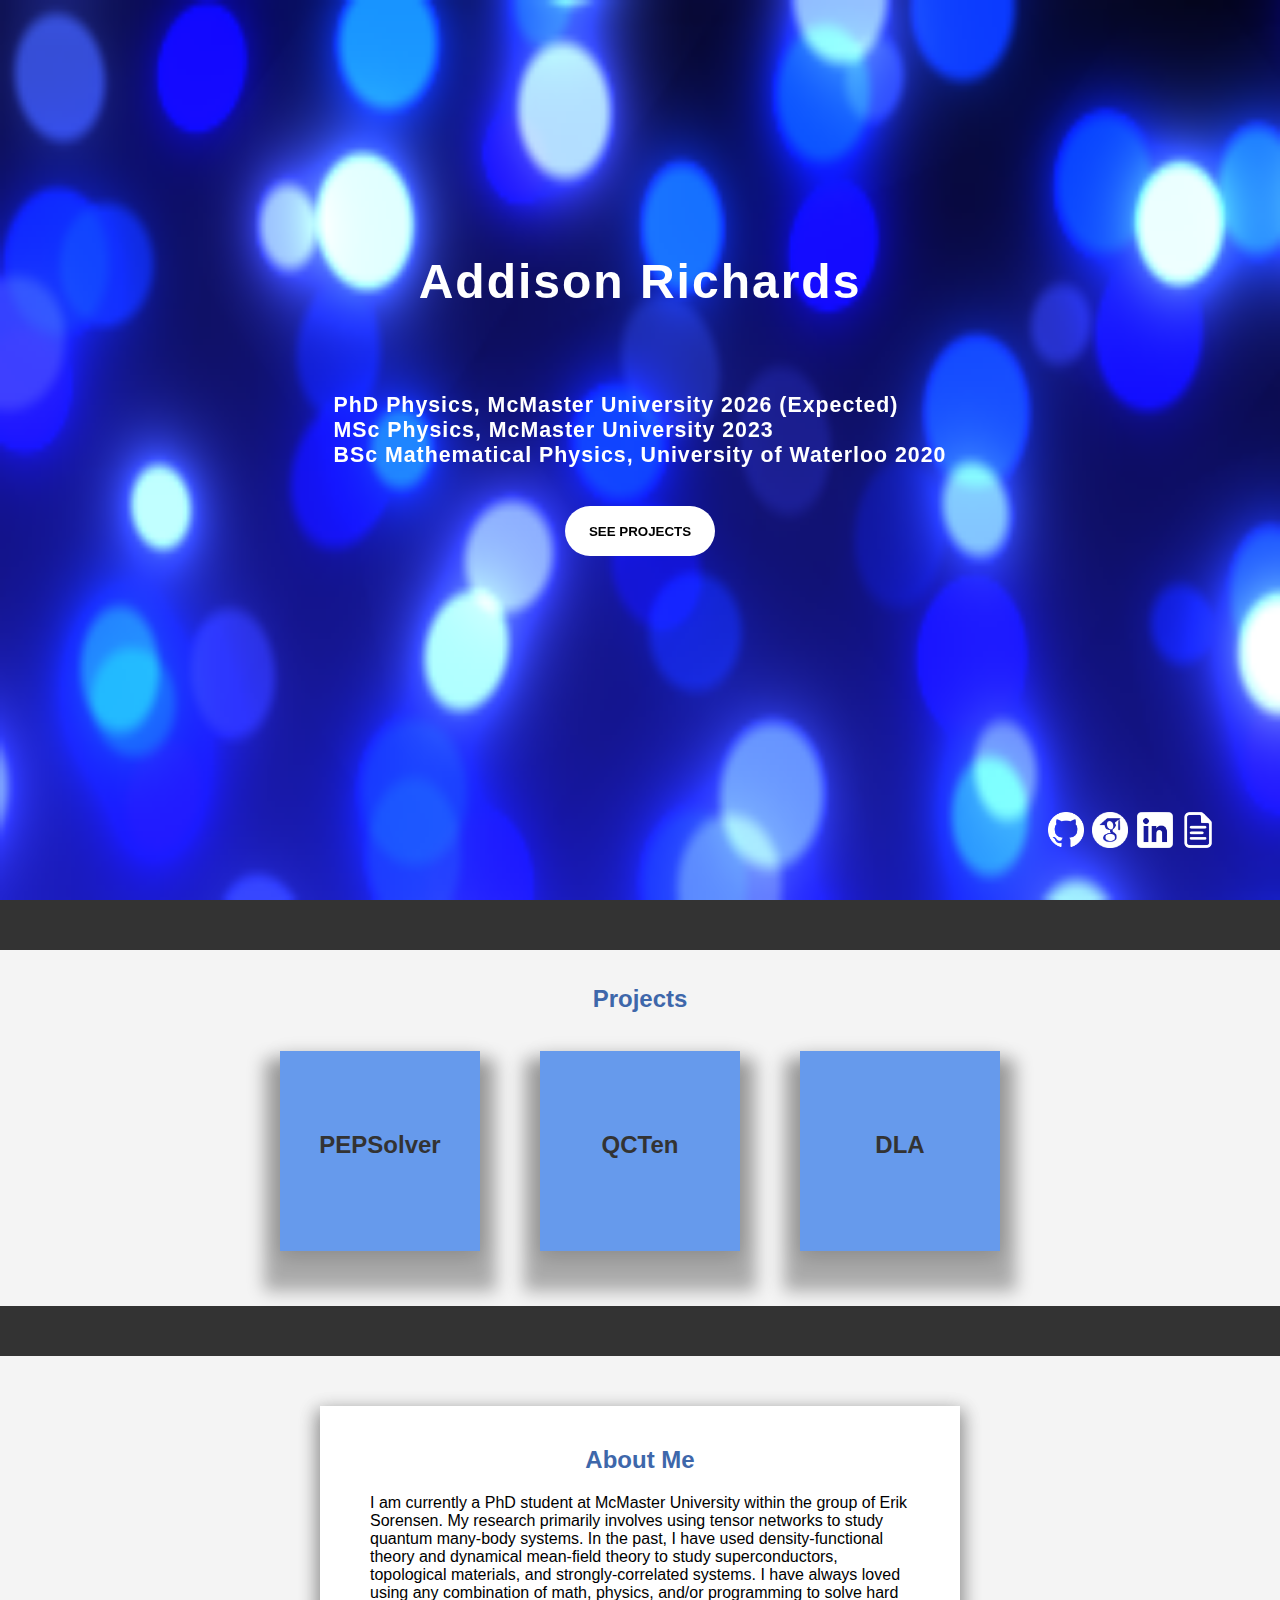
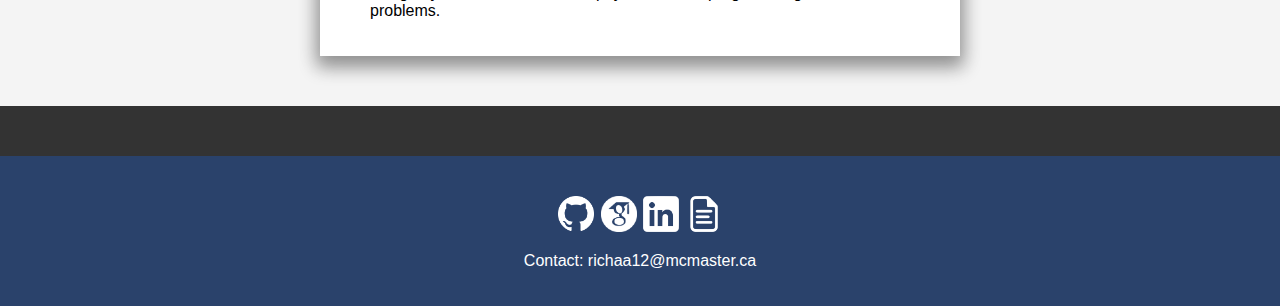
<file: index.html>
<!DOCTYPE html>
<html>

<head>
  <meta charset="UTF-8">
  <link href="https://fonts.googleapis.com/css2?family=Audiowide&display=swap" rel="stylesheet">
  <title> Addison Richards - Projects </title>
  <link rel="stylesheet" type="text/css" href="css/index.css">
  <meta name="viewport" content="width=device-width, initial-scale=1">
</head>

<body>
  <canvas id="c" style="width: 100vw; height: 100vh;"></canvas>
  <script src="js/bokeh.js"></script>
  <div>
    <div style="
      top:5%; 
      left: 5%; 
      color:white; 
      position: absolute; 
      font-size: 24pt; 
      font-family: 'Audiowide', cursive;
      cursor: default;
      user-select: none;">
      <b> <!--ADSR--></b>
    </div>
    <div style="
      display: flex;
      flex-direction: column;
      justify-content: center;
      align-items: center;
      gap: 4px;
      position: fixed;
      inset: 0px;
      width: 100vw;
      height: 50vh;
      max-width: 100vw;
      max-height: 100dvh;
      margin: auto;
      top:-10vh; 
      text-align: center; 
      color:rgb(255, 255, 255); 
      position: absolute; 
      font-size: 36pt; 
      font-family: Arial;
      cursor: default;
      user-select: none;
      background-color: #6699ec00;
      ">
      <b style="letter-spacing: 2px;">Addison Richards</b> <br>
      <p style="font-size: 16pt; letter-spacing: 1px; text-align: left;">
        <b>PhD Physics, McMaster University 2026 (Expected)</b><br>
        <b>MSc Physics, McMaster University 2023 </b><br>
        <b>BSc Mathematical Physics, University of Waterloo 2020</b><br>
      </p>
      <div style="display: flex; justify-content: center;">
        <a href="#projects">
          <div class="button">
            <p style="padding-top: 17.5px; font-weight: 800;">SEE PROJECTS</p>
          </div>
        </a>
      </div>
    </div>
    <div style="
      bottom:5%; 
      right: 5%; 
      color:white; 
      position: absolute; 
      font-size: 20pt;">
      <a href="https://github.com/adsrichards" target="_blank">
        <img title="GitHub" src="img/logos/png/GitHub-Mark-Light-64px.png"
          style="width:36px; height:auto; margin-right: 1px;"></img>
      </a>
      <a href="https://scholar.google.ca/citations?hl=en&user=NMetPUIAAAAJ&view_op=list_works&sortby=pubdate" target="_blank">
        <img title="Google Scholar" src="img/logos/png/scholar.png" style="width:36px; height:auto; margin-right: 1px;"></img>
      </a>
      <a href="https://www.linkedin.com/in/adsrichards/" target="_blank">
        <img title="LinkedIn" src="img/logos/png/LinkedIn.png" style="width:36px; height:auto;"></img>
      </a>
      <!--<a href="doc/Resume_ARichards_June_2020.pdf" target="_blank">-->
        <img title="Resume" src="img/logos/png/Resume.png" style="width:36px; height:auto;"></img>
      <!--</a>-->
    </div>
  </div>
  </div>

  <div class="spacer2"></div>

  <div id="projects" style="
      width:80%; 
      margin: 0 auto; 
      padding: 5px 0">
    <h2 class="title" style="margin-top: 30px; margin-bottom: 20px;">Projects</h2><br>
    <div id="projects" style="
      width:80%; 
      margin: 0 auto; 
      padding: 0px 0"> 
      <div class="thumb">
        <div id="projPEPSolver">
          <p style="margin-top: 60px; user-select: none;">PEPSolver</p>
        </div>
        <div id="projDLA">
          <p style="margin-top: 60px; user-select: none;">QCTen</p>
        </div>
        <div id="QCTen">
          <p style="margin-top: 60px; user-select: none;">DLA</p>
        </div>
      </div>
    </div>
  </div>

  <div class="spacer2"></div>

  <div style="
    display: flex; 
    flex-wrap: wrap;
    justify-content: space-around;">
    <div class="about-container">
      <h2 class="title">About Me</h2>
      <p>
        I am currently a PhD student at McMaster University within the group of Erik Sorensen. My research primarily involves using tensor 
        networks to study quantum many-body systems. In the past, I have used density-functional theory and dynamical mean-field theory to study 
        superconductors, topological materials, and strongly-correlated systems. I have always loved using any combination of math, physics, 
        and/or programming to solve hard problems.
      </p>
      <p>
      
      </p>
    </div>
  </div>

  <div id="modalVicsek" class="modal">
    <div class="modal-content" style="background-color: white;">
      <span class="close">&times;</span>
      <div style="display: flex; justify-content: space-between; flex-wrap: wrap;">
        <div style="width: 512px; height: 512px;">
          <video autoplay loop muted playsinline>
            <source src="mov/Vicsek.mp4" type="video/mp4">
          </video>
        </div>
        <div style="width: 400px; height: 412px; background-color: white; margin: 100px 20px 0px 20px; padding: 0px">
          <h2>Vicsek Model Simulation</h2>
          <p>
            Particle swarming simulation made with JavaScript and WebGL. Particles tend to follow the average
            direction of their nearby neighbours but fluctuate randomly depending on the level of noise.
            More information about the algorithm can be found
            <a href="https://en.wikipedia.org/wiki/Vicsek_model" target="_blank"
              style="color: rgb(57, 91, 158); text-decoration: none;">
              here</a>. See on CodePen for an interactive demo.
          </p>
          <div class="modal-buttons-container" style="position: relative; top: 40px;">
            <a href="Vicsek.html">
              <div class="modal-button">
                <p>Go to Demo Page</p>
              </div>
            </a>
            <a href="https://codepen.io/adsrichards/pen/JjYVZpV?editors=0010" target="_blank">
              <div class="modal-button">
                <p>See on CodePen</p>
              </div>
            </a>
          </div>
        </div>
      </div>
    </div>
  </div>

  <div id="modalBistable" class="modal">
    <div class="modal-content">
      <span class="close">&times;</span>
      <div style="display: flex; justify-content: space-between; flex-wrap: wrap;">
        <div style="width: 506px; height: 506px; border-style: solid; border-color: #474747;">
          <video autoplay loop muted playsinline>
            <source src="mov/Bistable.mp4" type="video/mp4">
          </video>
        </div>
        <div style="width: 400px; height: 442px; background-color: white; margin: 70px 20px 0px 20px; padding: 0px">
          <h2>Bistable Gene Expression</h2>
          <p>
            This is a demo of the stochastic gene expression model that I studied during one of my undergraduate 
            research projects at the University of Waterloo. I helped our group by implementing the Gillespie algorithm for this 
            model, using this method to generate a lot of data, and performing some statistical analysis. For more information, please see our 
            <a href="https://doi.org/10.1016/j.ifacol.2019.12.267" target="_blank"
            style="color: rgb(57, 91, 158); text-decoration: none;">
            conference paper</a>. The input control variable, u, can be adjusted in the simulation to demonstrate bistable switching.
          </p>
          <div class="modal-buttons-container" style="position: relative; top: 40px;">
            <a href="BistableGeneExpression.html">
              <div class="modal-button">
                <p>Go to Demo Page</p>
              </div>
            </a>
            <a href="https://codepen.io/adsrichards/pen/QWyWood" target="_blank">
              <div class="modal-button">
                <p>See on CodePen</p>
              </div>
            </a>
          </div>
        </div>
      </div>
    </div>
  </div>

  <div class="footer">
    <div class="spacer2"></div>
    <!--<p style="padding: 0; margin-bottom: 5px;"> <img src="img/logos/png/canada.png" style="width:72px; height:auto; margin-left: 1px; margin-right: 1px;"></img></p>-->
    <div style="position: relative; top: 20%; padding: 0px;">
      <a href="https://github.com/adsrichards" target="_blank">
        <img title="Github" src="img/logos/png/GitHub-Mark-Light-64px.png"
          style="width:36px; height:auto; margin-left: 1px; margin-right: 1px;"></img>
      </a>
      <a href="https://scholar.google.ca/citations?hl=en&user=NMetPUIAAAAJ&view_op=list_works&sortby=pubdate" target="_blank">
        <img title="Google Scholar" src="img/logos/png/scholar.png"
          style="width:36px; height:auto; margin-left: 1px; margin-right: 1px;"></img>
      </a>
      <a href="https://www.linkedin.com/in/adsrichards/" target="_blank">
        <img title="Linkedin" src="img/logos/png/LinkedIn.png"
          style="width:36px; height:auto; margin-left: 1px; margin-right: 1px;"></img>
      </a>
      <!--<a href="doc/Resume_ARichards_June_2020.pdf" target="_blank">-->
        <img title="Resume" src="img/logos/png/Resume.png" style="width:36px; height:auto; margin-left: 1px; margin-right: 1px;"></img>
      <!--</a>-->
      <p style="padding: 0; margin-bottom: 5px;"> Contact: richaa12@mcmaster.ca</p>
    </div>
  </div>


  <script>
    const modalVicsek = document.getElementById("modalVicsek");
    const projVicsek = document.getElementById("projVicsek");

    const modalBistable = document.getElementById("modalBistable");
    const projBistable = document.getElementById("projBistable");

    const span = document.getElementsByClassName("close");
    let currentModal;

    projVicsek.onclick = () => {
      currentModal = modalVicsek;
      currentModal.style.display = "block";
      spanIndex = 0;
      span[0].onclick = () => {
        currentModal.style.display = "none";
      }
    }

    projBistable.onclick = () => {
      currentModal = modalBistable;
      currentModal.style.display = "block";
      span[1].onclick = () => {
        currentModal.style.display = "none";
      }
    }

    window.onclick = (e) => {
      if (e.target == currentModal) {
        currentModal.style.display = "none";
      }
    }
  </script>


</body>

</html>
</file>
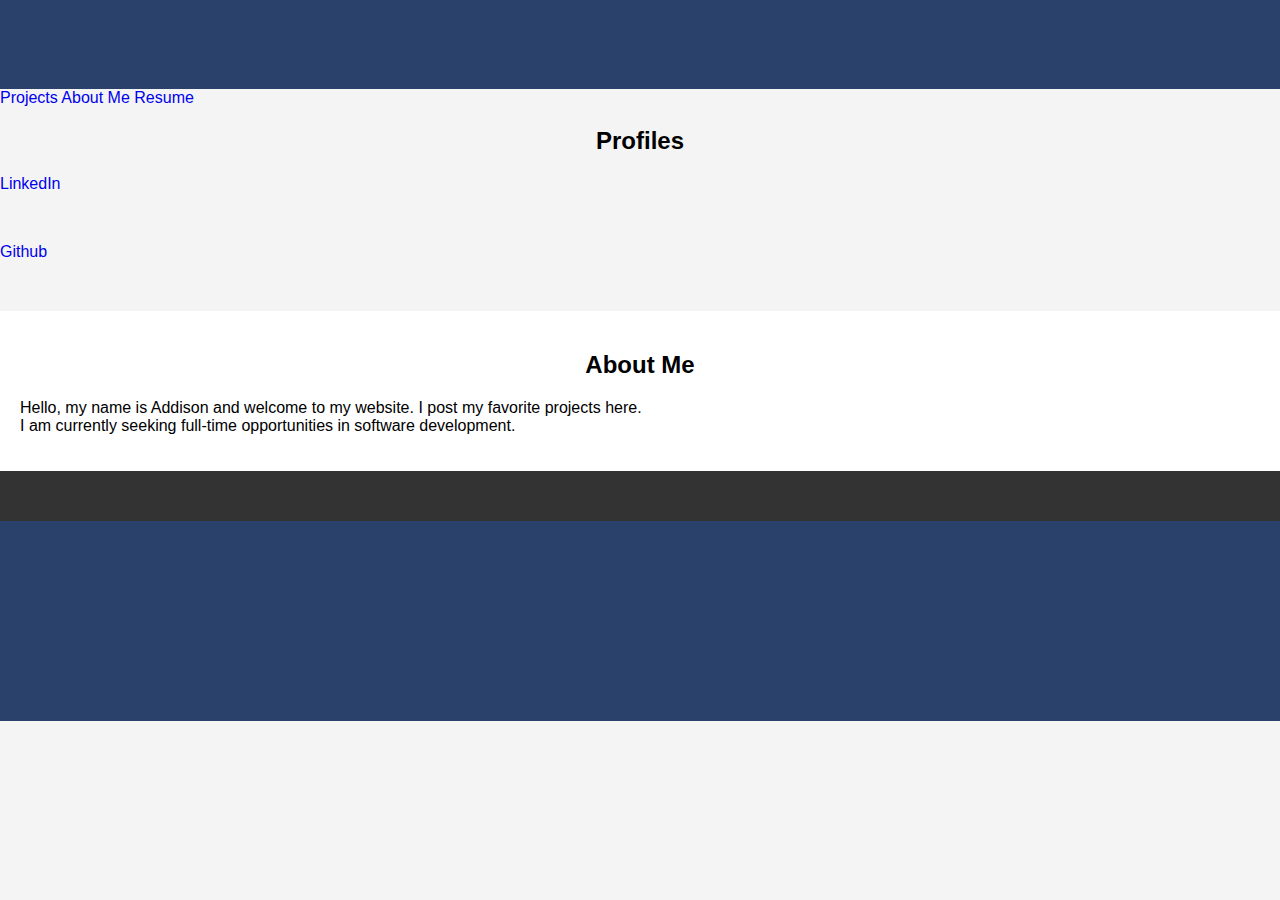
<file: about.html>
<!DOCTYPE html>
<html>

<head>
  <title> Addison Richards - About Me </title>
  <link rel="stylesheet" type="text/css" href="css/index.css">
  <meta charset="UTF-8">
  <meta name="viewport" content="width=device-width, initial-scale=1">
</head>

<body>

  <div class="header">
    <h1> </h1>
  </div>

  <div class="navbar">
    <a href="index.html">Projects</a>
    <a href="about.html">About Me</a>
    <a href="doc/Resume_ARichards_May_2020.pdf" target="_blank">Resume</a>
  </div>

  <div class="spacer1"></div>

  <div class="row">
    <div class="sideL">
      <h2>Profiles</h2>
      <div class="navbar" style="height:50px;"><a style="width:100%;" target="_blank"
          href="https://www.linkedin.com/in/adsrichards/">LinkedIn</a></div><br>
      <div class="navbar" style="height:50px;"><a style="width:100%;" target="_blank"
          href="https://github.com/ADSRichards">Github</a></div><br>
    </div>
    <div class="main">
      <h2>About Me</h2>
      <p>
        Hello, my name is Addison and welcome to my website. I post my favorite projects here. <br>
        I am currently seeking full-time opportunities in software development.
      </p>
    </div>
    <div class="sideR"></div>
  </div>

  <div class="spacer1"></div>
  <div class="spacer2"></div>
  <div class="footer"></div>

</body>

</html>
</file>
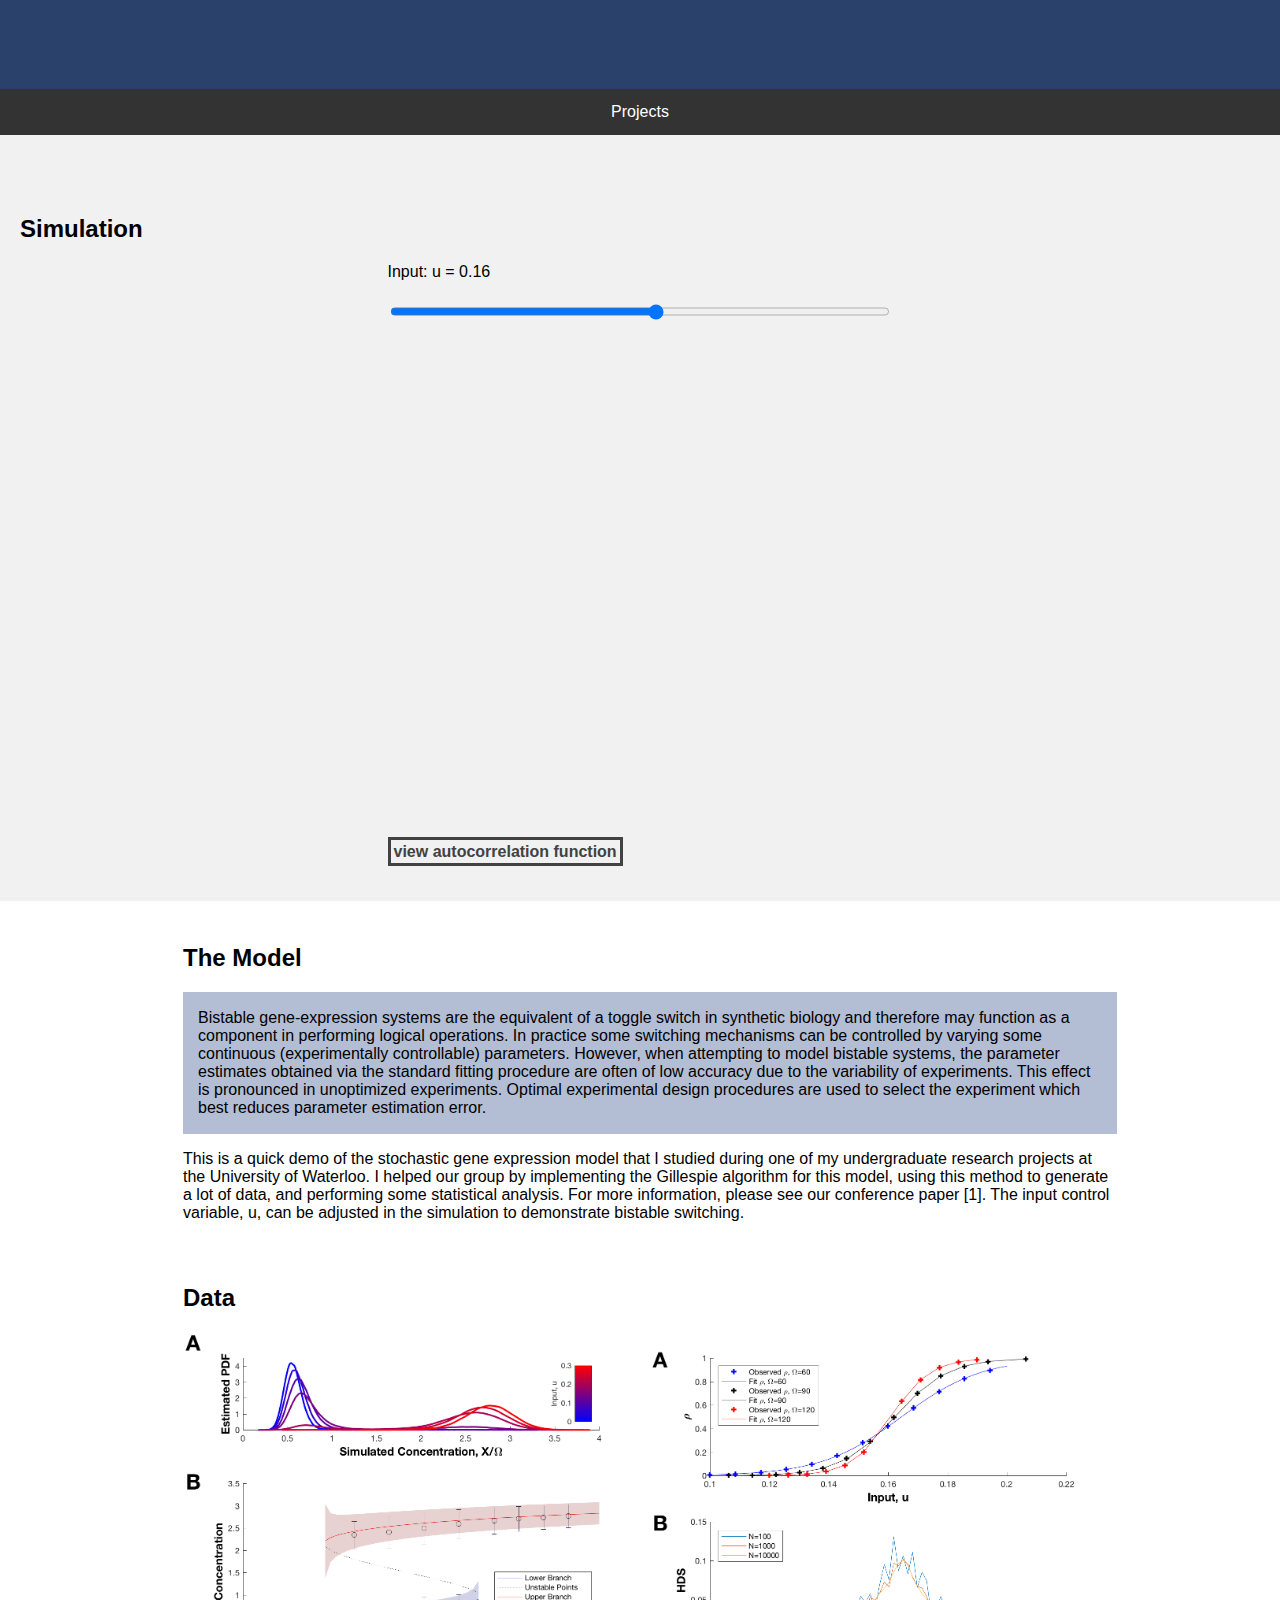
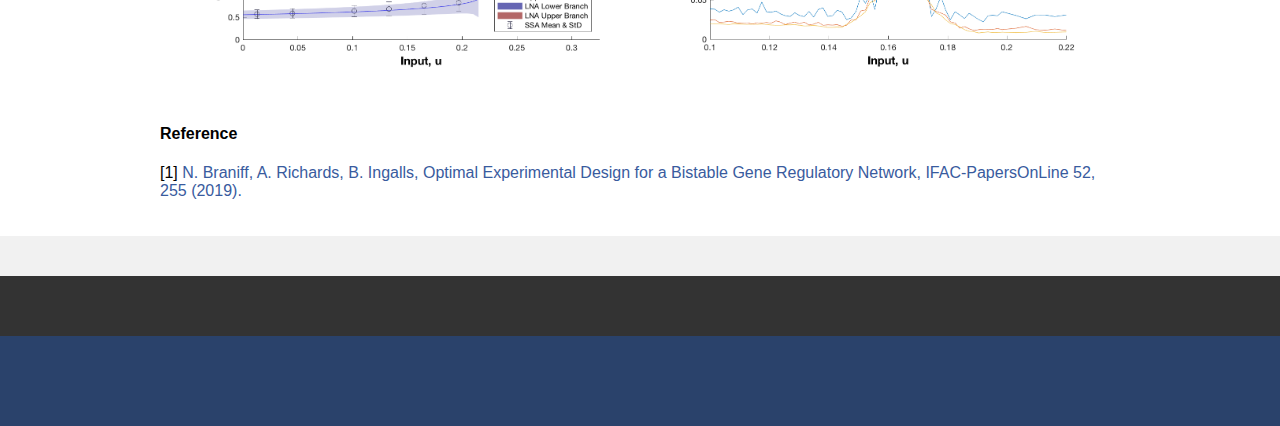
<file: BistableGeneExpression.html>
<!DOCTYPE html>
<html>

<head>
  <title> Addison Richards - Bistable Gene Expression </title>
  <link rel="stylesheet" type="text/css" href="css/simulations.css">
  <meta charset="UTF-8">
  <meta name="viewport" content="width=device-width, initial-scale=1">
  <script src="https://cdn.plot.ly/plotly-latest.min.js"></script>
</head>

<body>

  <div class="header">
    <h1> </h1>
  </div>

  <div class="navbar">
    <a href="index.html">Projects</a>
  </div>

  <div class="spacer1"> </div>
  <div class="row">
    <div class="sideL"></div>
    <div class="main">
      <div class="model">
        <h2>The Model</h2>
        <div class="quote">
          <p>
            Bistable gene-expression systems are the equivalent of a
            toggle switch in synthetic biology and therefore may function as a component in performing
            logical operations. In practice some switching mechanisms can be controlled by
            varying some continuous (experimentally controllable) parameters. However, when
            attempting to model bistable systems, the parameter estimates obtained via the
            standard fitting procedure are often of low accuracy due to the variability of
            experiments. This effect is pronounced in unoptimized experiments.
            Optimal experimental design procedures are used to select the
            experiment which best reduces parameter estimation error.
          </p>
        </div>
        <p>
          This is a quick demo of the stochastic gene expression model that I studied during one of my undergraduate 
          research projects at the University of Waterloo. I helped our group by implementing the Gillespie algorithm for this 
          model, using this method to generate a lot of data, and performing some statistical analysis. For more information, please see our 
          conference paper [1]. The input control variable, u, can be adjusted in the simulation to demonstrate bistable switching.
        </p>
      </div>
      <div class="data">
        <h2>Data</h2>
        <div class="row2">
          <div class=figure2>
            <img src="img/BistableGeneExpression/png/Scurve_Hist.png" style="width: 460px; height: auto;"></img>
          </div>
          <div class=figure2>
            <img src="img/BistableGeneExpression/png/Logist_Dip.png" style="width: 460px; height: auto;"></img>
          </div>
        </div>
      </div>
      <div>
        <h4>Reference</h4>
        <p>[1] <a href="https://doi.org/10.1016/j.ifacol.2019.12.267" target="_blank"
            style="color: rgb(57, 91, 158); text-decoration: none;">N. Braniff, A. Richards, B. Ingalls, Optimal
            Experimental Design for a Bistable Gene Regulatory Network, IFAC-PapersOnLine 52, 255 (2019).</a></p>
      </div>
    </div>
    <div class="sideR">
      <h2>Simulation</h2>
      <div class="simBox">
        <div id="uSlideContainer">
          <p>Input: u = <span id="u"></span></p>
          <input type="range" min="0" max="0.3" value="0.16" step="0.001" class='slider' id="uRange">
        </div>
        <script>
          var uSlider = document.getElementById("uRange");
          var uOutput = document.getElementById("u");
          uOutput.innerHTML = uSlider.value;
          uSlider.oninput = function () { uOutput.innerHTML = this.value; }
        </script>
        <div id="graph" style="width:500px;height:500px;"></div>
        <div style="padding-top:15px;">
          <a href="./doc/BistableGeneExpression/Autocorrelations.pdf" target="_blank"
            style="color: #424242; text-decoration: none; border-style: solid; border-color: #424242; padding: 3px;"><b>view
              autocorrelation function</b></a>
        </div>
        <script>
          var N = 200;
          var W = 90.0;
          var x = [], y = [], z = [];

          for (i = 0; i < N; i++) {
            x[i] = i / (N - 1);
            y[i] = 0;
            z[i] = 0;
          }
          y[N - 1] = 1.5 * 90;

          Plotly.plot('graph', [{
            x: x,
            y: z,
            mode: 'lines+markers',
          }], {
            title: "<b>Time Series</b>",
            font: {
              family: 'Helvetica',
              size: 16,
              color: '#000'
            },
            xaxis: { range: [0, 200], title: "Time" },
            yaxis: { range: [0, 3.5], title: "Concentration" }
          }, { showSendToCloud: true })

          function compute() {
            var xsteps = 0;
            for (var t = 0; t < 400; t++) {
              var W = 90.0; a0 = 0.5; a = 3.0; k = 9.0; n = 3.0;
              var uVal = uSlider.value;
              var u = parseFloat(uVal);
              var Y = y[N - 1];
              var r = W * (a0 + a * Math.pow((u + Y / W), n) / (k + Math.pow((u + Y / W), n)));
              var xstep = Math.log(1.0 / Math.random()) / (r + Y);
              xsteps += xstep;
              if (Math.random() < r / (r + Y)) { y[N - 1] += 1; }
              else { y[N - 1] -= 1 }
            }
            for (var i = 0; i < N - 1; i++) {
              x[i] = x[i + 1] - xsteps;
              y[i] = y[i + 1];
              z[i] = y[i] / W;
            }
            x[N - 1] = 200;
            z[N - 1] = y[N - 1] / W;
          }

          function update() {
            compute();

            Plotly.animate('graph', {
              data: [{ x: x, y: z }]
            }, {
              transition: {
                duration: 0,
              },
              frame: {
                duration: 0,
                redraw: false,
              }
            });

            requestAnimationFrame(update);
          }

          requestAnimationFrame(update);
        </script>
      </div>
    </div>
  </div>

  <div class="spacer1"> </div>
  <div class="spacer2"> </div>

  <div class="footer">
    <h1> </h1>
  </div>

</body>

</html>
</file>
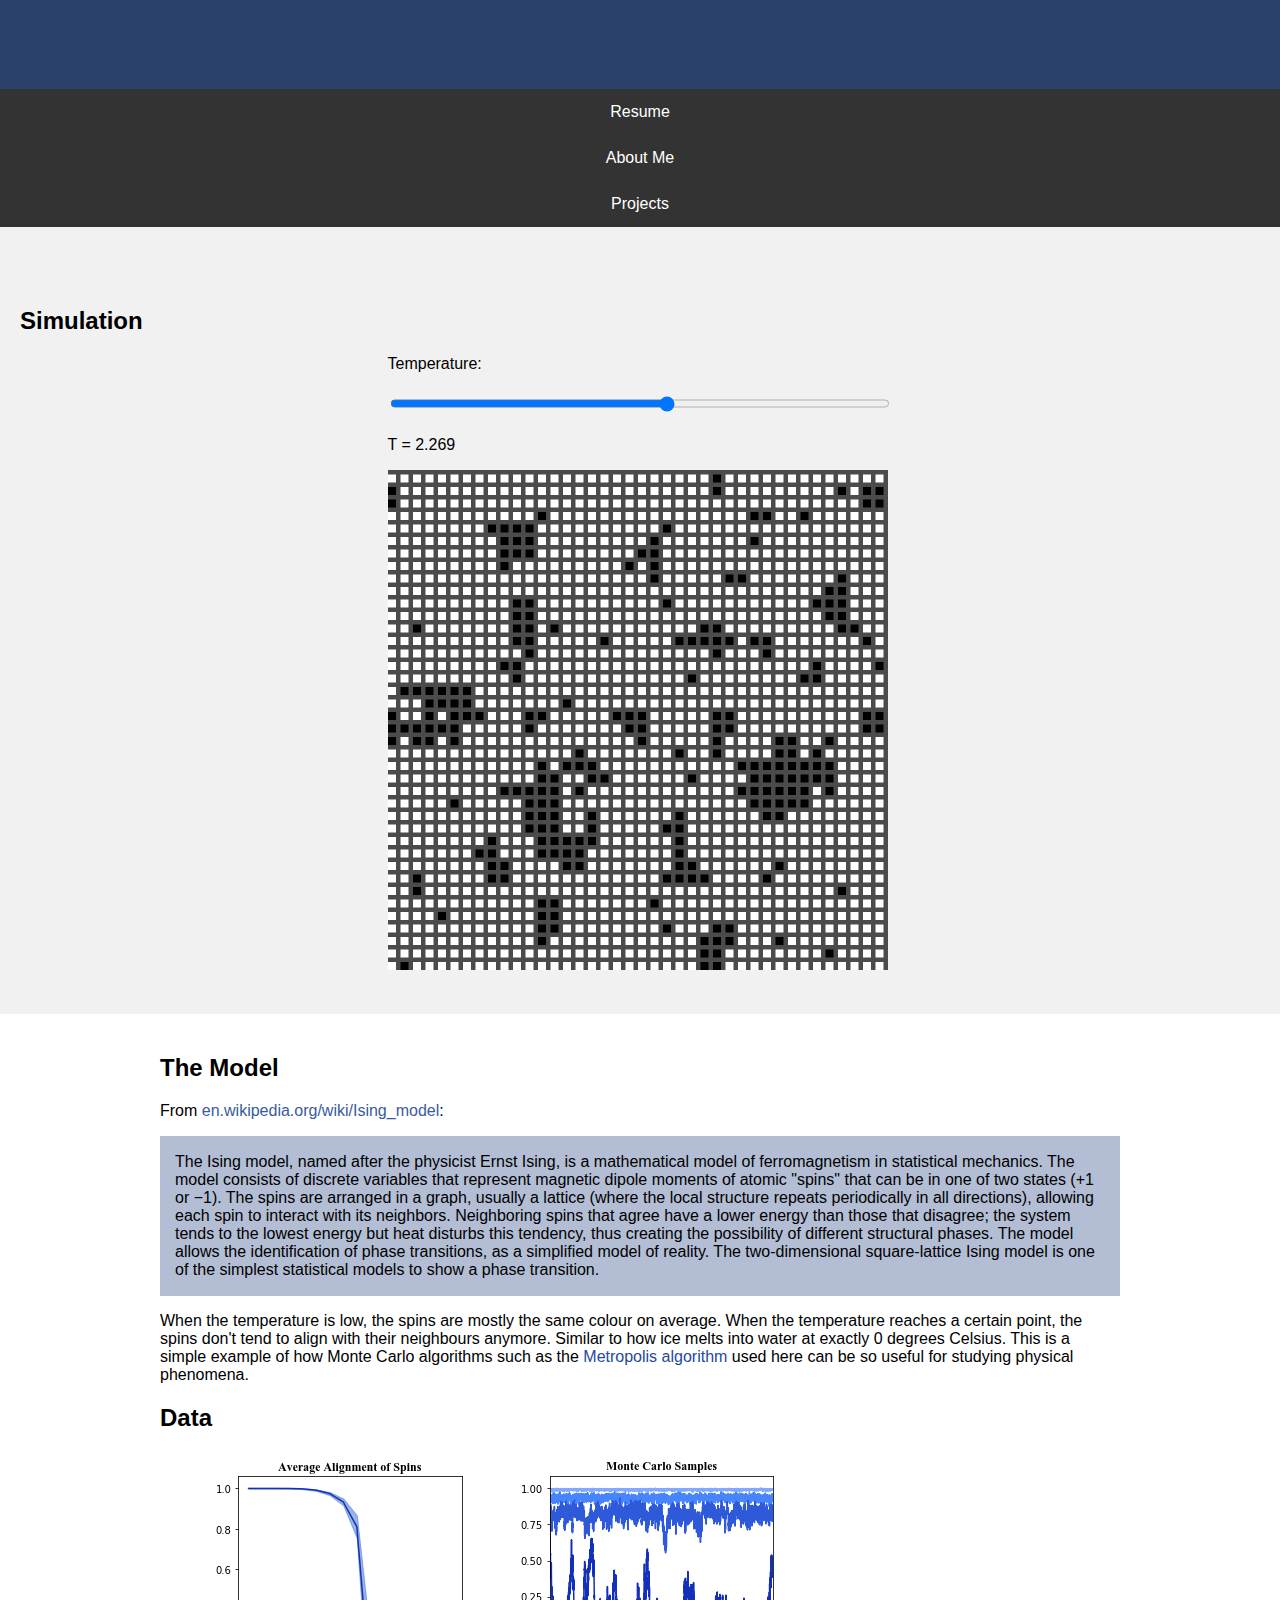
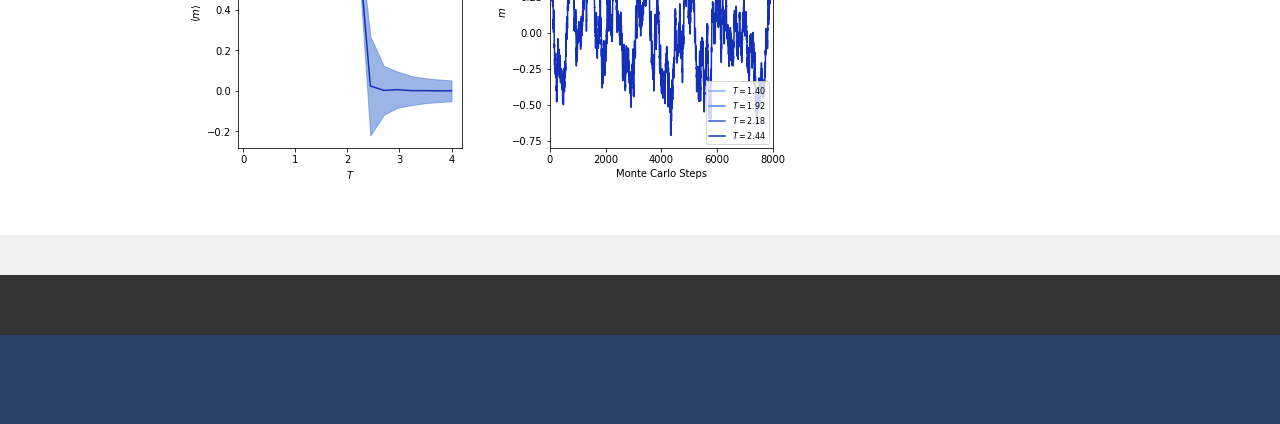
<file: Ising.html>
<!DOCTYPE html>
<html>
<head>
<title> Addison Richards - Ising Model </title>
<link rel="stylesheet" type="text/css" href="css/simulations.css">
<meta charset="UTF-8">
<meta name="viewport" content="width=device-width, initial-scale=1">
</head>
<body>

<div class="header">
  <h1> </h1>
</div>

<div class="navbar">
  <a href="index.html">Projects</a>
  <a href="about.html">About Me</a>
  <a href="doc/Resume_ARichards_May_2020.pdf" target="_blank">Resume</a>
</div>

<div class="spacer1"> </div>

<div class="row">
  <div class="sideL">
  </div>
  <div class="main">
    <h2>The Model</h2>
    <p>
      From <a href="https://en.wikipedia.org/wiki/Ising_model" target="_blank" style="color: rgb(57, 91, 158); text-decoration: none;">en.wikipedia.org/wiki/Ising_model</a>:
    </p>
    <div class="quote">
      <p>
        The Ising model, named after the physicist Ernst Ising, is a mathematical model of ferromagnetism in 
        statistical mechanics. The model consists of discrete variables that represent magnetic dipole moments 
        of atomic "spins" that can be in one of two states (+1 or −1). The spins are arranged in a graph, 
        usually a lattice (where the local structure repeats periodically in all directions), allowing each spin 
        to interact with its neighbors. Neighboring spins that agree have a lower energy than those that disagree; 
        the system tends to the lowest energy but heat disturbs this tendency, thus creating the possibility of 
        different structural phases. The model allows the identification of phase transitions, as a simplified 
        model of reality. The two-dimensional square-lattice Ising model is one of the simplest statistical models 
        to show a phase transition.
      </p>
    </div>
    <p>
      When the temperature is low, the spins are mostly the same colour on average. When the temperature reaches a certain 
      point, the spins don't tend to align with their neighbours anymore. Similar to how ice melts into water at exactly 
      0 degrees Celsius. This is a simple example of how Monte Carlo algorithms such as the <a href="https://en.wikipedia.org/wiki/Metropolis%E2%80%93Hastings_algorithm" target="_blank" style="color: rgb(31, 73, 156); text-decoration: none;">Metropolis algorithm</a>
      used here can be so useful for studying physical phenomena.
    </p>
    <h2>Data</h2>
    <div class="data">
      <div class="row2">
        <div class=figure>
          <img src="img/Ising/png/m.png"></img>
        </div>
        <div class=figure>
          <img src="img/Ising/png/m_mcs.png"></img>
        </div>
      </div>
    </div>
  </div>
  <div class="sideR">
    <h2>Simulation</h2>
    <div class="simBox">
      <div id="Tslidecontainer">
        <p>Temperature:</p>
        <input type="range" min="0.1" max="4.0" value="2.269" step="0.001" class='slider' id="TRange">
        <p>T = <span id="T"></span></p>
      </div>
      <script>
        var Tslider = document.getElementById("TRange");
        var Toutput = document.getElementById("T");
        Toutput.innerHTML = Tslider.value;
        Tslider.oninput = function() {Toutput.innerHTML = this.value;}
      </script>
      <canvas width = "500" height = "500" id = "c"></canvas>
      <script>
        //==================Canvas=========================
        var canvas = document.getElementById('c');
        var gl = canvas.getContext('webgl2');
    
        //==================Shaders========================
        var vertexShaderSource = `#version 300 es
          in vec2 a_position;
          uniform vec2 u_resolution;	
          void main() {
            vec2 zeroToOne = a_position / u_resolution;
            vec2 zeroToTwo = zeroToOne * 2.0;
            vec2 clipSpace = zeroToTwo - 1.0;
            gl_Position = vec4(clipSpace, 0, 1);
          }
        `;
         
        var fragmentShaderSource = `#version 300 es
          precision mediump float;
          uniform vec4 u_color;
          out vec4 outColor;     
          void main() {
            outColor = u_color;
          }
        `;
    
        function createShader(gl, type, source) {
          var shader = gl.createShader(type);
          gl.shaderSource(shader, source);
          gl.compileShader(shader);
          var success = gl.getShaderParameter(shader, gl.COMPILE_STATUS);
          if (success) {
            return shader;
          }     
          gl.deleteShader(shader);
        }
    
        var vertexShader = createShader(gl, gl.VERTEX_SHADER, vertexShaderSource);
        var fragmentShader = createShader(gl, gl.FRAGMENT_SHADER, fragmentShaderSource);
    
        function createProgram(gl, vertexShader, fragmentShader) {
          var program = gl.createProgram();
          gl.attachShader(program, vertexShader);
          gl.attachShader(program, fragmentShader);
          gl.linkProgram(program);
          var success = gl.getProgramParameter(program, gl.LINK_STATUS);
          if (success) {
            return program;
          }
          gl.deleteProgram(program);
        }
    
        var program = createProgram(gl, vertexShader, fragmentShader);
        
        //==================Initialization=================
        var positionAttributeLocation = gl.getAttribLocation(program, 'a_position');
        var resolutionUniformLocation = gl.getUniformLocation(program, "u_resolution");
        var colorLocation = gl.getUniformLocation(program, "u_color");
        
        var positionBuffer = gl.createBuffer();
        gl.bindBuffer(gl.ARRAY_BUFFER, positionBuffer);
        function setRectangle(gl, x, y, width, height) {
          var x1 = x;
          var x2 = x + width;
          var y1 = y;
          var y2 = y + height;
          
          var positions = [
            x1, y1,
            x2, y1,
            x1, y2,
            x1, y2,
            x2, y1,
            x2, y2
          ];
          
          gl.bufferData(gl.ARRAY_BUFFER, new Float32Array(positions), gl.DYNAMIC_DRAW);
        }
    
        var vao = gl.createVertexArray();
        gl.bindVertexArray(vao);
        gl.enableVertexAttribArray(positionAttributeLocation);
    
        var size = 2;          
        var type = gl.FLOAT;   
        var normalize = false; 
         var stride = 0;        
        var offset = 0;        
        gl.vertexAttribPointer(positionAttributeLocation, size, type, normalize, stride, offset);
      
        var T = 2.2691853142;
        var L = 40;
        var N = L*L;
        var S = [];
        var dx = 0;
        var dy = 0;
        for (var yi = 0; yi < L; ++yi){
          for (var xi = 0; xi < L; ++xi){
            S[yi + L*xi] = 1;
          }
        }
    
        //==================Functions======================
        function randomInt(range){
          return Math.floor(Math.random()*range);
        }
    
        function pause(milliseconds) {
            const date = Date.now();
            let currentDate = null;
            do { currentDate = Date.now();} 
          while (currentDate - date < milliseconds)
        }
    
      //==================Build Scene====================
      gl.useProgram(program);
      gl.bindVertexArray(vao);
      
      gl.clearColor(0.2, 0.2, 0.2, 0.9);
      
      function render(){
        gl.clearDepth(1.0);
        gl.uniform2f(resolutionUniformLocation, gl.canvas.width, gl.canvas.height);
        gl.viewport(0.0, 0.0, canvas.width, canvas.height);
        gl.clear(gl.COLOR_BUFFER_BIT | gl.DEPTH_BUFFER_BIT);
    
        var Tval = Tslider.value;
        var T = parseFloat(Tval);
    
        for(var yi = 0; yi < L; ++yi){
          for(var xi = 0; xi < L; ++xi){
            setRectangle(gl, xi*12.5, yi*12.5, 8, 8);
            var r = (S[yi + L*xi]+1)/2;
            gl.uniform4f(colorLocation, r, r, r, 1);
            gl.drawArrays(gl.TRIANGLES, 0, 6);
          
            var riy = Math.floor(Math.random()*L);;
            var rix = Math.floor(Math.random()*L);;
            var delE =  2*S[riy + L*rix]*(
                      S[riy + L*((rix+1)%L)]
                    + S[(riy+1)%L + L*rix]
                    + S[riy + L*((rix+L-1)%L)]
                    + S[(riy+L-1)%L + L*rix]
                    )
            if(delE < 0){S[riy + L*rix] *= -1;}
            else if(Math.random() < Math.exp(-delE/T)){S[riy + L*rix] *= -1;}
          }
        }
        pause(50);
        requestAnimationFrame(render);
      }
      render();
      </script>
    </div>
  </div>
</div>

<div class="spacer1"> </div>
<div class="spacer2"> </div>

<div class="footer">
  <h1> </h1>
</div>

</body>
</html>
</file>
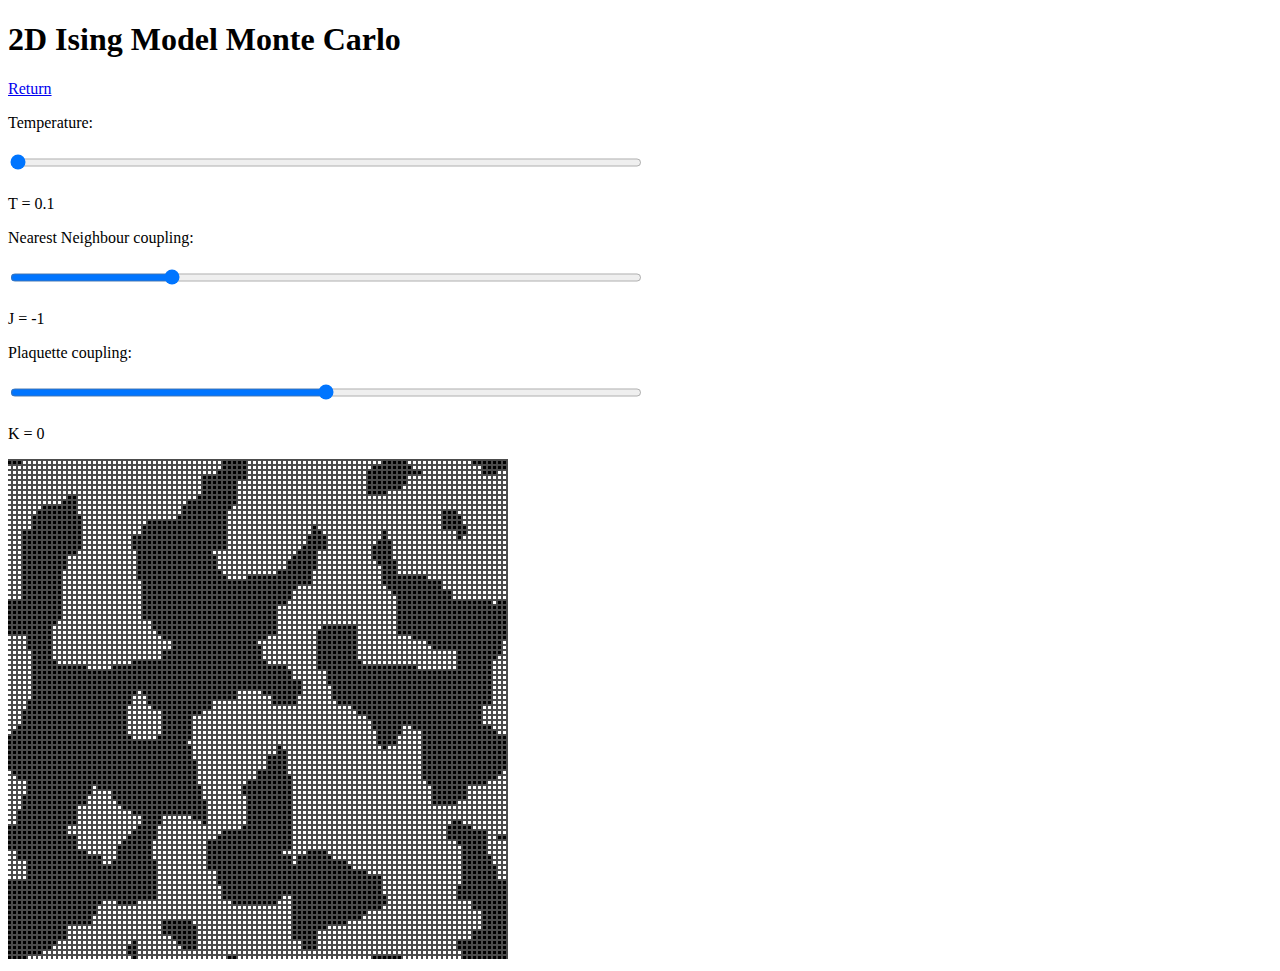
<file: IsingMC.html>
<!DOCTYPE html>
<html>

	<style>
	#slidecontainer {width: 100%;}
	.slider {
    		width: 50%;
    		height: 25px;
    		background: #d3d3d3;
    		-webkit-transition: .2s;
	}
	</style>

<body>
	<div class="StatMech">
		<div class="my_titles">
			<h1> 2D Ising Model Monte Carlo </h1>
		</div>   
		<div class="nav_links">
            <a target="_self" href="index.html">Return</a>
        </div>
		<div id="Tslidecontainer">
			<p>Temperature:</p>
			<input type="range" min="0.1" max="5.0" value="0.01" step="0.001" class='slider' id="TRange">
			<p>T = <span id="T"></span></p>
		</div>
		<script>
			var Tslider = document.getElementById("TRange");
			var Toutput = document.getElementById("T");
			Toutput.innerHTML = Tslider.value;
			Tslider.oninput = function() {Toutput.innerHTML = this.value;}
		</script>
    	<div id="Jslidecontainer">
			<p>Nearest Neighbour coupling:</p>
			<input type="range" min="-2.0" max="2.0" value="-1.0" step="0.001" class='slider' id="JRange">
			<p>J = <span id="J"></span></p>
		</div>
		<script>
			var Jslider = document.getElementById("JRange");
			var Joutput = document.getElementById("J");
			Joutput.innerHTML = Jslider.value;
			Jslider.oninput = function() {Joutput.innerHTML = this.value;}
		</script>
        <div id="Kslidecontainer">
			<p>Plaquette coupling:</p>
			<input type="range" min="-2.0" max="2.0" value="0.0" step="0.001" class='slider' id="KRange">
			<p>K = <span id="K"></span></p>
		</div>
		<script>
			var Kslider = document.getElementById("KRange");
			var Koutput = document.getElementById("K");
			Koutput.innerHTML = Kslider.value;
			Kslider.oninput = function() {Koutput.innerHTML = this.value;}
		</script>

	<canvas width = "500" height = "500" id = "c"></canvas>
<script>

    //==================Canvas=========================
    var canvas = document.getElementById('c');
    var gl = canvas.getContext('webgl2');

	//==================Shaders========================
    var vertexShaderSource = `#version 300 es
   		in vec2 a_position;
		uniform vec2 u_resolution;	
   		void main() {
   			vec2 zeroToOne = a_position / u_resolution;
   			vec2 zeroToTwo = zeroToOne * 2.0;
   			vec2 clipSpace = zeroToTwo - 1.0;
   			gl_Position = vec4(clipSpace, 0, 1);
   		}
    `;
     
    var fragmentShaderSource = `#version 300 es
    	precision mediump float;
		uniform vec4 u_color;
    	out vec4 outColor;     
    	void main() {
    		outColor = u_color;
    	}
    `;

	function createShader(gl, type, source) {
		var shader = gl.createShader(type);
		gl.shaderSource(shader, source);
		gl.compileShader(shader);
		var success = gl.getShaderParameter(shader, gl.COMPILE_STATUS);
      		if (success) {
        		return shader;
      		}     
    	gl.deleteShader(shader);
    }

    var vertexShader = createShader(gl, gl.VERTEX_SHADER, vertexShaderSource);
    var fragmentShader = createShader(gl, gl.FRAGMENT_SHADER, fragmentShaderSource);

    function createProgram(gl, vertexShader, fragmentShader) {
      		var program = gl.createProgram();
      		gl.attachShader(program, vertexShader);
      		gl.attachShader(program, fragmentShader);
      		gl.linkProgram(program);
      		var success = gl.getProgramParameter(program, gl.LINK_STATUS);
      		if (success) {
        		return program;
      		}
      		gl.deleteProgram(program);
    	}

	var program = createProgram(gl, vertexShader, fragmentShader);
	
	//==================Initialization=================
	var positionAttributeLocation = gl.getAttribLocation(program, 'a_position');
    var resolutionUniformLocation = gl.getUniformLocation(program, "u_resolution");
	var colorLocation = gl.getUniformLocation(program, "u_color");

	var positionBuffer = gl.createBuffer();
	gl.bindBuffer(gl.ARRAY_BUFFER, positionBuffer);
	function setRectangle(gl, x, y, width, height) {
  		var x1 = x;
  		var x2 = x + width;
 		var y1 = y;
  		var y2 = y + height;

		var positions = [
    			x1, y1,
     			x2, y1,
     			x1, y2,
     			x1, y2,
     			x2, y1,
     			x2, y2
  			];

		gl.bufferData(gl.ARRAY_BUFFER, new Float32Array(positions), gl.DYNAMIC_DRAW);
	}

	var vao = gl.createVertexArray();
    gl.bindVertexArray(vao);
	gl.enableVertexAttribArray(positionAttributeLocation);

    var size = 2;          
   	var type = gl.FLOAT;   
    var normalize = false; 
   	var stride = 0;        
    var offset = 0;        
    gl.vertexAttribPointer(positionAttributeLocation, size, type, normalize, stride, offset);
	
	var T = 2.2691853142;
	var L = 100;
	var N = L*L;
	var S = [];
	var dx = 0;
	var dy = 0;
	for (var yi = 0; yi < L; ++yi){
		for (var xi = 0; xi < L; ++xi){
			S[yi + L*xi] = Math.pow(-1,Math.floor(Math.random()*2 +1));
		}
	}

	//==================Functions======================
	function randomInt(range){
  		return Math.floor(Math.random()*range);
	}

	function randomBin(){
  		return Math.floor(Math.random()*2);
	}
	
	//function E(S){
	//	var ES = 0;
	//	for(var yi = 0; yi < L; ++yi){
	//		for(var xi = 0; xi < L; ++xi){
	//			ES += S[yi][xi]*( S[yi][(xi+1)%L] + S[(yi+1)%L][xi] );
	//		}
	//	}
	//	return ES;
	//}

	function pause(milliseconds) {
  		const date = Date.now();
  		let currentDate = null;
  		do { currentDate = Date.now();} 
		while (currentDate - date < milliseconds)
	}

	//==================Build Scene====================
	gl.useProgram(program);
	gl.bindVertexArray(vao);
	
	function render(){
		gl.clearColor(0.2, 0.2, 0.2, 0.9);
 		gl.clearDepth(1.0);
		gl.uniform2f(resolutionUniformLocation, gl.canvas.width, gl.canvas.height);
    	gl.viewport(0.0, 0.0, canvas.width, canvas.height);
        gl.clear(gl.COLOR_BUFFER_BIT | gl.DEPTH_BUFFER_BIT);

		var Tval = Tslider.value;
		var T = parseFloat(Tval);
        
    	var Jval = Jslider.value;
		var J = parseFloat(Jval);
    
    	var Kval = Kslider.value;
		var K = parseFloat(Kval);

		for(var yi = 0; yi < L; ++yi){
			for(var xi = 0; xi < L; ++xi){
				setRectangle(gl, xi*5, yi*5, 3, 3);
				var r = (S[yi + L*xi]+1)/2;
				gl.uniform4f(colorLocation, r, r, r, 1);
				gl.drawArrays(gl.TRIANGLES, 0, 6);
			
				var riy = randomInt(L);
				var rix = randomInt(L);
				var delE =  -2*J*S[riy + L*rix]*(
								  S[riy + L*((rix+1)%L)]
								+ S[(riy+1)%L + L*rix]
								+ S[riy + L*((rix+L-1)%L)]
								+ S[(riy+L-1)%L + L*rix]
								)
							-2*K*S[riy + L*rix]*(
								S[riy + L*((rix+1)%L)]    * S[(riy+1)%L + L*rix]     * S[(riy+1)%L + L*((rix+1)%L)]
								+S[(riy+1)%L + L*rix]     * S[riy + L*((rix+L-1)%L)] * S[(riy+1)%L + L*((rix+L-1)%L)]
								+S[riy + L*((rix+L-1)%L)] * S[(riy+L-1)%L + L*rix]   * S[(riy+L-1)%L + L*((rix+L-1)%L)]
								+S[(riy+L-1)%L + L*rix]   * S[riy + L*((rix+1)%L)]   * S[(riy+L-1)%L + L*((rix+1)%L)]
								);
				if(delE < 0){S[riy + L*rix] *= -1;}
				else if(Math.random() < Math.exp(-delE/T)){S[riy + L*rix] *= -1;}
			}
		}
		pause(10);
		requestAnimationFrame(render);
	}
	render();
    </script>      
	</div>
</body>
</html>
</file>
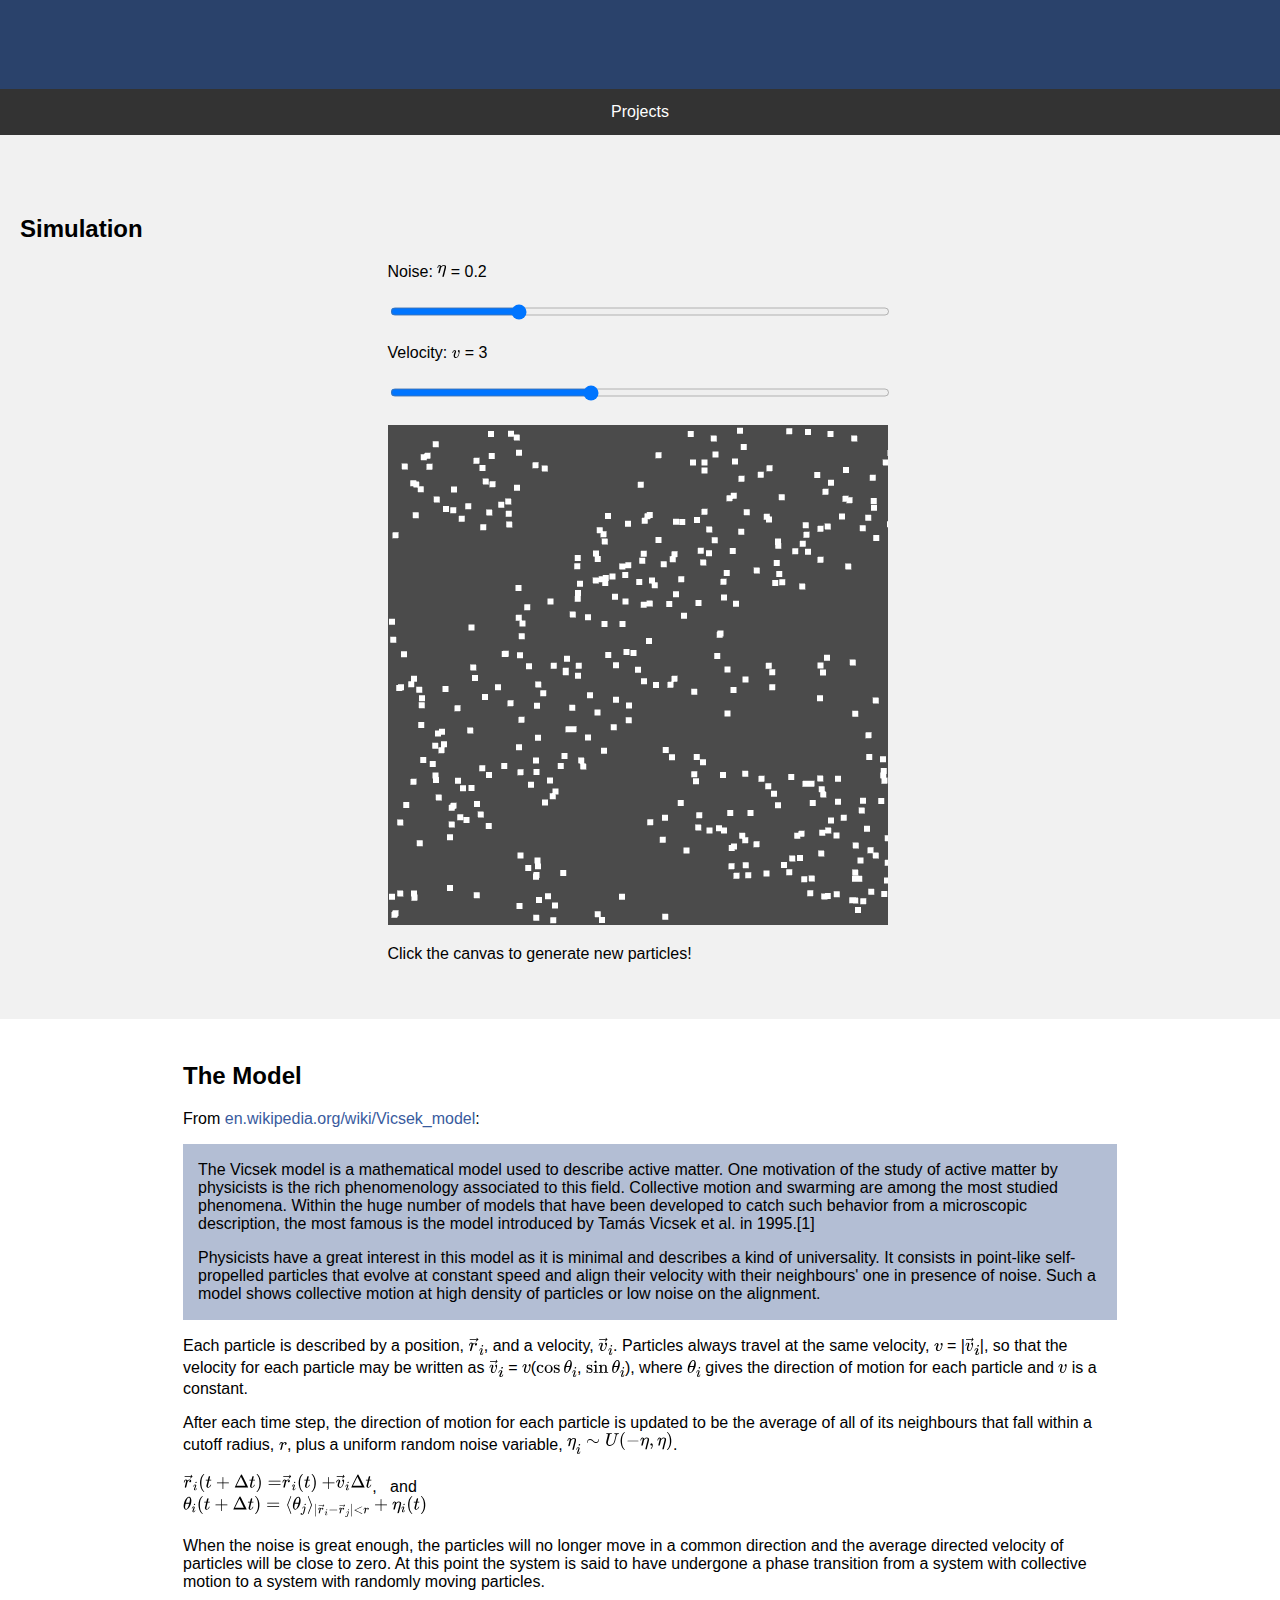
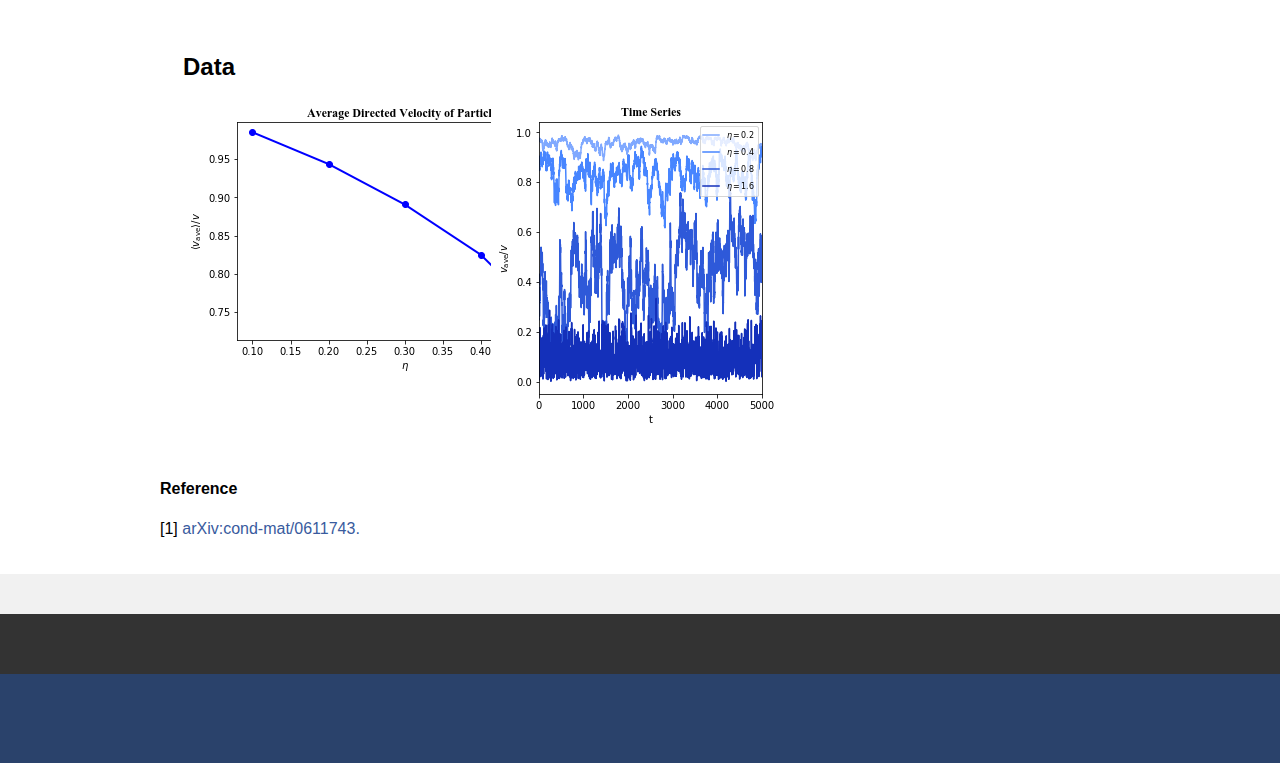
<file: Vicsek.html>
<!DOCTYPE html>
<html>

<head>
  <title> Addison Richards - Vicsek Model </title>
  <link rel="stylesheet" type="text/css" href="css/simulations.css">
  <meta charset="UTF-8">
  <meta name="viewport" content="width=device-width, initial-scale=1">
</head>

<body>

  <div class="header">
    <h1> </h1>
  </div>

  <div class="navbar">
    <a href="index.html">Projects</a>
  </div>

  <div class="spacer1"> </div>
  <div class="row">
    <div class="sideL"></div>
    <div class="main">
      <div class="model">
        <h2>The Model</h2>
        <p>
          From <a href="https://en.wikipedia.org/wiki/Vicsek_model" target="_blank"
            style="color: rgb(57, 91, 158); text-decoration: none;">en.wikipedia.org/wiki/Vicsek_model</a>:
        </p>
        <div class="quote">
          <p>
            The Vicsek model is a mathematical model used to describe active matter.
            One motivation of the study of active matter by physicists is the rich
            phenomenology associated to this field. Collective motion and swarming
            are among the most studied phenomena. Within the huge number of models
            that have been developed to catch such behavior from a microscopic description,
            the most famous is the model introduced by Tamás Vicsek et al. in 1995.[1]
          </p>
          <p>
            Physicists have a great interest in this model as it is minimal and describes
            a kind of universality. It consists in point-like self-propelled particles that
            evolve at constant speed and align their velocity with their neighbours' one in
            presence of noise. Such a model shows collective motion at high density of
            particles or low noise on the alignment.
          </p>
        </div>
        <p>
          Each particle is described by a position, <img src="img/Vicsek/math/vec_r.svg"></img><sub><img
              src="img/Vicsek/math/i.svg"></img></sub>, and a velocity, <img
            src="img/Vicsek/math/vec_v.svg"></img><sub><img src="img/Vicsek/math/i.svg"></img></sub>.
          Particles always travel at the same velocity, <img src="img/Vicsek/math/v.svg"></img> = |<img
            src="img/Vicsek/math/vec_v.svg"></img><sub><img src="img/Vicsek/math/i.svg"></img></sub>|, so that the
          velocity for each particle
          may be written as <img src="img/Vicsek/math/vec_v.svg"></img><sub><img
              src="img/Vicsek/math/i.svg"></img></sub> = <img src="img/Vicsek/math/v.svg"></img>(<img
            src="img/Vicsek/math/cos_theta.svg"></img><sub><img src="img/Vicsek/math/i.svg"></img></sub>,
          <img src="img/Vicsek/math/sin_theta.svg"></img><sub><img src="img/Vicsek/math/i.svg"></img></sub>), where <img
            src="img/Vicsek/math/theta.svg"></img><sub><img src="img/Vicsek/math/i.svg"></img></sub> gives the direction
          of motion for each particle and
          <img src="img/Vicsek/math/v.svg"></img> is a constant.
        </p>
        <p>
          After each time step, the direction of motion for each particle is updated to be the average of all of its
          neighbours that fall within a cutoff radius, <img src="img/Vicsek/math/r.svg"></img>, plus a uniform random
          noise variable,
          <img src="img/Vicsek/math/eta.svg"></img><sub><img src="img/Vicsek/math/i.svg"></img></sub> <img
            src="img/Vicsek/math/sim_U_eta.svg"></img>.
        </p>
        <p>
          <img src="img/Vicsek/math/r_eq.svg"></img>, &nbsp; and<br />
          <img src="img/Vicsek/math/theta_eq.svg"></img>
        </p>
        <p>
          When the noise is great enough, the particles will no longer move in a common
          direction and the average directed velocity of particles will be close to zero.
          At this point the system is said to have undergone a phase transition from
          a system with collective motion to a system with randomly moving particles.
        </p>
      </div>
      <div class="data">
        <h2>Data</h2>
        <div class="row2">
          <div class=figure>
            <img src="img/Vicsek/png/v_av.png"></img>
          </div>
          <div class=figure>
            <img src="img/Vicsek/png/v_ts.png"></img>
          </div>
        </div>
      </div>
      <div>
        <h4>Reference</h4>
        <p>[1] <a href="https://arxiv.org/pdf/cond-mat/0611743.pdf" target="_blank"
            style="color: rgb(57, 91, 158); text-decoration: none;">arXiv:cond-mat/0611743.</a>
        </p>
      </div>
    </div>
    <div class="sideR">
      <h2>Simulation</h2>
      <div class="simBox">
        <div>
          <p>Noise: <img src="img/Vicsek/math/eta.svg"></img> = <span id="nos"></span></p>
          <input type="range" min="0" max="0.8" value="0.2" step="0.001" class='slider' id="nos-range">
        </div>
        <div>
          <p>Velocity: <img src="img/Vicsek/math/v.svg"></img> = <span id="vel"></span></p>
          <input type="range" min="2.0" max="4.5" value="3.0" step="0.01" class='slider' id="vel-range">
        </div>
        <p id="demo"></p>
        <canvas width="500" height="500" id="c"></canvas>
        <p>Click the canvas to generate new particles!</p>
      </div>
    </div>
  </div>

  <div class="spacer1"> </div>
  <div class="spacer2"> </div>

  <div class="footer">
    <h1> </h1>
  </div>

  <script>
    const nosSlider = document.getElementById("nos-range");
    const nosOutput = document.getElementById("nos");
    nosOutput.innerHTML = nosSlider.value;
    nosSlider.oninput = function () { nosOutput.innerHTML = this.value; }

    const velSlider = document.getElementById("vel-range");
    const velOutput = document.getElementById("vel");
    velOutput.innerHTML = velSlider.value;
    velSlider.oninput = function () { velOutput.innerHTML = this.value; }
  </script>

  <script>
    document.getElementById("c").onmousemove = function (event) { setMouseCoords(event) };
    //==================Canvas=========================
    const canvas = document.getElementById('c');

    canvas.addEventListener("mousedown", doMouseDown, false);
    canvas.addEventListener("mouseup", doMouseUp, false);
    const gl = canvas.getContext('webgl2');

    //==================Shaders========================
    const vertexShaderSource = `#version 300 es
    in vec2 a_position;
    uniform vec2 u_resolution;	
    void main() {
      vec2 zeroToOne = a_position / u_resolution;
      vec2 zeroToTwo = zeroToOne * 2.0;
      vec2 clipSpace = zeroToTwo - 1.0;
      gl_Position = vec4(clipSpace, 0, 1);
    }
  `;

    const fragmentShaderSource = `#version 300 es
    precision mediump float;
    uniform vec4 u_color;
    out vec4 outColor;     
    void main() {
      outColor = u_color;
    }
  `;

    function createShader(gl, type, source) {
      const shader = gl.createShader(type);
      gl.shaderSource(shader, source);
      gl.compileShader(shader);
      const success = gl.getShaderParameter(shader, gl.COMPILE_STATUS);
      if (success) {
        return shader;
      }
      gl.deleteShader(shader);
    }

    const vertexShader = createShader(gl, gl.VERTEX_SHADER, vertexShaderSource);
    const fragmentShader = createShader(gl, gl.FRAGMENT_SHADER, fragmentShaderSource);

    function createProgram(gl, vertexShader, fragmentShader) {
      const program = gl.createProgram();
      gl.attachShader(program, vertexShader);
      gl.attachShader(program, fragmentShader);
      gl.linkProgram(program);
      const success = gl.getProgramParameter(program, gl.LINK_STATUS);
      if (success) {
        return program;
      }
      gl.deleteProgram(program);
    }

    const program = createProgram(gl, vertexShader, fragmentShader);

    const positionAttributeLocation = gl.getAttribLocation(program, 'a_position');
    const resolutionUniformLocation = gl.getUniformLocation(program, "u_resolution");
    const colorLocation = gl.getUniformLocation(program, "u_color");

    const positionBuffer = gl.createBuffer();
    gl.bindBuffer(gl.ARRAY_BUFFER, positionBuffer);
    function setRectangle(gl, x, y, width, height) {
      const x1 = x;
      const x2 = x + width;
      const y1 = y;
      const y2 = y + height;

      const positions = [
        x1, y1,
        x2, y1,
        x1, y2,
        x1, y2,
        x2, y1,
        x2, y2
      ];

      gl.bufferData(gl.ARRAY_BUFFER, new Float32Array(positions), gl.DYNAMIC_DRAW);
    }

    const vao = gl.createVertexArray();
    gl.bindVertexArray(vao);
    gl.enableVertexAttribArray(positionAttributeLocation);

    const size = 2;
    const type = gl.FLOAT;
    const normalize = false;
    const stride = 0;
    const offset = 0;
    gl.vertexAttribPointer(positionAttributeLocation, size, type, normalize, stride, offset);

    const L = 512;

    function pause(milliseconds) {
      const date = Date.now();
      let currentDate = null;
      do { currentDate = Date.now(); }
      while (currentDate - date < milliseconds)
    }

    class Square {
      constructor(x, y) {
        this.v = parseFloat(velSlider.value);
        this.theta = 0.5;
        this.x = x;
        this.y = y;
      }
      newPos(theta) {
        this.theta = theta;
        this.x += this.v * Math.cos(this.theta);
        this.y += this.v * Math.sin(this.theta);
        this.x = (this.x + L) % L;
        this.y = (this.y + L) % L;
        setRectangle(gl, this.x, this.y, 6, 6);
        gl.uniform4f(colorLocation, 1, 1, 1, 1);
        gl.drawArrays(gl.TRIANGLES, 0, 6);
      }
    }

    let squares = [];
    const sqrN = 400;
    for (let i = 0; i < sqrN; i++) {
      const xi = Math.floor(Math.random() * L);
      const yi = Math.floor(Math.random() * L);
      squares.push(new Square(xi, yi));
    }

    gl.useProgram(program);
    gl.bindVertexArray(vao);

    gl.clearColor(0.2, 0.2, 0.2, 0.9);

    let isMousePressed = false;
    let mouse_x;
    let mouse_y;

    function render() {
      gl.clearDepth(1.0);
      gl.uniform2f(resolutionUniformLocation, gl.canvas.width, gl.canvas.height);
      gl.viewport(0.0, 0.0, canvas.width, canvas.height);
      gl.clear(gl.COLOR_BUFFER_BIT | gl.DEPTH_BUFFER_BIT);

      for (const sqr_i of squares) {
        let nbrx_av = 0;
        let nbry_av = 0;
        for (const sqr_j of squares) {
          const sqr_ijx = sqr_i.x - sqr_j.x;
          const sqr_ijy = sqr_i.y - sqr_j.y;
          if ((sqr_ijx * sqr_ijx + sqr_ijy * sqr_ijy) < 25 * 25) {
            nbrx_av += Math.cos(sqr_j.theta);
            nbry_av += Math.sin(sqr_j.theta);
          }
        }
        sqr_i.v = parseFloat(velSlider.value);
        const nos = parseFloat(nosSlider.value);
        const newTheta = Math.atan2(nbry_av, nbrx_av);
        sqr_i.newPos((newTheta + nos * (2 * Math.random() - 1)) % (2 * Math.PI));
      }

      if (isMousePressed) {
        squares.shift();
        squares.push(new Square(mouse_x, mouse_y));
      }

      pause(1);
      requestAnimationFrame(render);
    }
    render();

    function doMouseDown(event) {
      isMousePressed = true;
    }

    function doMouseUp() {
      isMousePressed = false;
    }

    function setMouseCoords(event) {
      const rect = canvas.getBoundingClientRect();
      mouse_x = event.clientX - rect.left;
      mouse_y = rect.bottom - event.clientY;
    }

  </script>
</body>


</html>
</file>
<file: css/index.css>
html {
  scroll-behavior: smooth;
}

body {
  font-family: Arial, Helvetica, sans-serif;
  margin: 0;
  background: #f4f4f4;
}

* {
  box-sizing: border-box;
}

a {
  text-decoration: none;
}

h2 {
  text-align: center;
}

.button {
  margin: auto;
  text-align: center;
  width: 150px;
  height: 50px;
  background-color: white;
  color: black;
  font-size: 10pt;
  border-radius: 25px;
  cursor: pointer;
}

.modal-buttons-container {
  display: flex; 
  justify-content: space-around;
}

.modal-button {
  padding-top: 5px; 
  font-weight: 800; 
  background-color: #333; 
  color: white;
  margin: 0;
  text-align: center;
  width: 150px;
  height: 50px;
  font-size: 10pt;
  border-radius: 25px;
  cursor: pointer;
}

.header {
  font-size: 22px;
  padding: 30px;
  text-align: center;
  background: rgb(42, 66, 107);
  color: white;
}

.main {
  flex: 70%;
  background-color: white;
  padding: 20px;
}

.spacer2 {
  top: 0px;
  height: 50px;
  width: 100%;
  background: #333;
}

.footer {
  text-align: center;
  bottom: 0px;
  height: 200px;
  width: 100%;
  background: rgb(42, 66, 107);
  color: rgb(255, 255, 255);
}

h2.title {
  color: #3e67aa
}

h2.subtitle {
  color: #333
}

.about-container {
  order: 2;
  background-color: white;
  width: 90%;
  box-shadow: 0px 8px 16px 4px rgba(0, 0, 0, 0.3), 0 6px 20px 0 rgba(0, 0, 0, 0.19);
  margin: 50px 0px;
  padding: 20px 15px;
}

.focus-container {
  order: 1;
  background-color: white;
  width: 90%;
  box-shadow: 0px 8px 16px 4px rgba(0, 0, 0, 0.3), 0 6px 20px 0 rgba(0, 0, 0, 0.19);
  margin: 50px 0px;
  padding: 20px 15px;
}

.focus-logos {
  display: grid;
  grid-template-columns: auto auto auto;
  justify-content: space-around;
}

@media(min-width: 1200px) {
  .about-container {
    width: 50%;
    order: 1;
    padding: 20px 50px;
    margin: 50px 0px;
  }
  .focus-container {
    width: 35%;
    order: 2;
    padding: 20px 50px;
  }
}

.thumb {
  display: grid;
  justify-content: center;
  grid-template-columns: 200px;
  grid-gap: 60px;
  padding: 0 50px 50px 50px;
}

@media(min-width: 768px) {
  .thumb {
    grid-template-columns: 200px 200px;
  }
}

@media(min-width: 1000px) {
  .thumb {
    grid-template-columns: 200px 200px 200px;
  }
}

@media(min-width: 1400px) {
  .thumb {
    grid-template-columns: 200px 200px 200px 200px;
  }
}

.thumb div {
  opacity: 1;
  display: inline-block;
  text-decoration: none;
  width: 200px; 
  height: 200px; 
  transition: all .1s ease-out;
  background-color: #669aec;
  box-shadow: 0px 24px 16px 16px rgba(0, 0, 0, 0.3),0 6px 20px 0 rgba(0, 0, 0, 0.19);
}

.thumb div:hover {
  cursor: pointer;
  transform: translate(0, -4px);
  background-color: #7caaf5;
}

.thumb div p {
  text-decoration: none;
  white-space: wrap;
  text-align: center;
  margin-top: 50px;
  padding: 20px;
  font-family: 'Helvetica';
  font-weight: 700;
  font-size: 24px;
  color: #333;
  opacity: 1.0;
}

.thumb div:hover p {
  opacity: 0.6;
}

.modal {
  display: none;
  position: fixed;
  z-index: 1;
  padding: 5%;
  left: 0;
  top: 0;
  width: 100%;
  height: 100%;
  background-color: rgb(0, 0, 0);
  background-color: rgba(0, 0, 0, 0.4);
}

.modal-content {
  background-color: white;
  border-radius: 0.25%;
  margin: auto;
  padding: 20px;
  border: 1px solid #888;
  width: 1024px;
  height: 542;
  overflow: auto;
}

.close {
  color: #aaaaaa;
  float: right;
  top: 0;
  font-size: 28px;
  font-weight: bold;
}

.close:hover, .close:focus {
  color: #000;
  text-decoration: none;
  cursor: pointer;
}

canvas {
  display: block;
}

  /* Chrome, Safari, Opera */
  @-webkit-keyframes fade {
    from {opacity: 0.6;}
    to {opacity: 1;}
  }

  /* Standard syntax */
  @keyframes fade {
    from {opacity: 0.6;}
    to {opacity: 1;}
  }
</file>
<file: css/simulations.css>
html, body {
  font-family: Arial;
  margin: 0;
}

* {
    box-sizing: border-box;
}

.header {
  font-size: 22px;
  padding: 30px;
  text-align: center;
  background: rgb(42, 66, 107);
  color: white;
}

.navbar {
  display: flex;
  background-color: #333;
}

.navbar a {
  color: white;
  padding: 10px 15px;
  text-decoration: none;
  text-align: center;
  margin: 4px 4px;
}

.navbar a:hover {
  background-color: #ddd;
  color: black;
}

.row {  
  height: 100%;
  display: flex;
  flex-wrap: wrap;
}

.row2 {  
  height: 100%;
  display: flex;
  flex-wrap: wrap;
}

.sideR {
  flex: 35%;
  background-color: #f1f1f1;
  padding: 20px;
}

.sideL {
  flex: 2%;
  background-color: #f1f1f1;
  padding: 0px;
}

.main {
  margin: auto;
  flex: 60%;
  width: 1000px;
  background-color: white;
  padding: 20px;
}

.simBox {
  border-radius: 5px;
  margin: auto;
  text-align: left;
  width: 535px;
  padding: 15px;
  padding-bottom: 20px;
  padding-top: 0px;
}

.quote {
  margin: auto;
  background-color: rgb(179, 190, 212);
  padding: 1px 15px 1px 15px;
}

.figure {
  width: 33%;
  background: rgb(255, 255, 255);
}

.figure2 {
  width: 50%;
  background: rgb(255, 255, 255);
}

.spacer1 {
  padding: 20px;
  background: #f1f1f1;
}

.spacer2 {
  padding: 30px;
  background: #333;
}

.footer {
  font-size: 22px;
  padding: 30px;
  padding-left: 30px;
  background: rgb(42, 66, 107);
  color: rgb(255, 255, 255);
}

@media screen and (max-width: 1540px) {
  .row, .navbar {   
    flex-direction: column-reverse;
  }
}

div.model {
  border-radius: 5px;
  border-style: solid;
  border-color: white;
  background: rgb(255, 255, 255);
  padding-left: 20px;
  padding-bottom: 20px; 
  width: 100%; 
}

div.data {
  border-radius: 5px;
  border-style: solid;
  border-color: white;
  padding-left: 20px;
  padding-bottom: 20px; 
  width: 100%;
  height: 100%; 
}

div.dataframe {
  border-radius: 5px;
  border-style: solid;
  border-color: white;
  background: rgb(255, 255, 255);
  padding: 0px;
  padding-top: 0px;
  width: 25%;
  height: 370px;  
}

table {
  font-family: arial, sans-serif;
  border-collapse: collapse;
  width: 100%;
}

td, th {
  border: 1px solid #dddddd;
  text-align: left;
  padding: 7px;
}

tr:nth-child(even) {
  background-color: #dddddd;
}

.center {
  margin: auto;
}

.slider {
   		width: 500px;
   		height: 25px;
   		background: #d3d3d3;
   		-webkit-transition: .2s;
}
</file>
